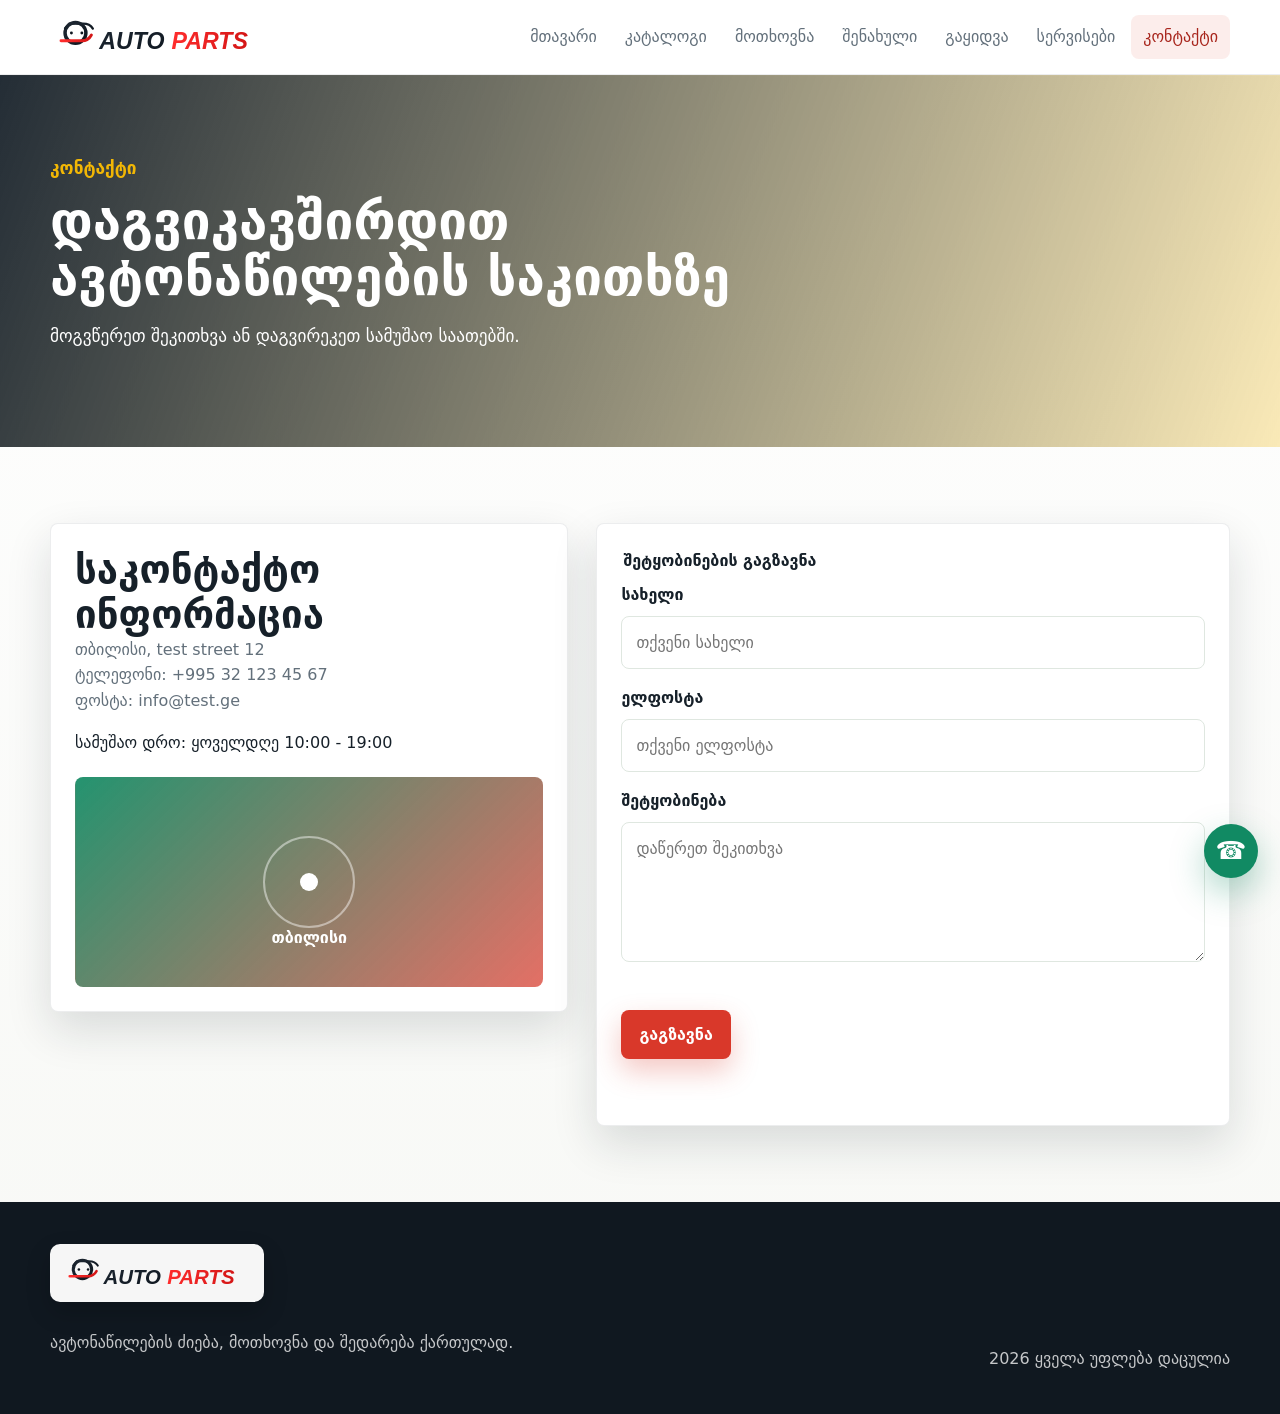
<file: contact.html>
<!DOCTYPE html>
<html lang="ka">
<head>
  <meta charset="UTF-8">
  <meta name="viewport" content="width=device-width, initial-scale=1.0">
  <title>კონტაქტი | ნაწილები</title>
  <link rel="stylesheet" href="css/style.css">
  <link rel="icon" type="image/svg+xml" href="images/autoparts-logo.svg">
</head>
<body>
  <header class="site-header">
    <div class="container header-grid">
      <a class="brand" href="index.html" aria-label="მთავარი გვერდი">
        <img src="images/autoparts-logo.svg" alt="AutoParts">
      </a>
      <button class="menu-toggle" type="button" data-menu-toggle aria-controls="mainNav" aria-expanded="false">
        <span></span>
        <span></span>
        <span></span>
        <strong>მენიუ</strong>
      </button>
      <nav class="site-nav" id="mainNav" data-nav>
        <a href="index.html">მთავარი</a>
        <a href="catalog.html">კატალოგი</a>
        <a href="request.html">მოთხოვნა</a>
        <a href="saved.html">შენახული</a>
        <a href="sell.html">გაყიდვა</a>
        <a href="service.html">სერვისები</a>
        <a href="contact.html" aria-current="page">კონტაქტი</a>
      </nav>
    </div>
  </header>

  <main>
    <section class="page-hero contact-hero">
      <div class="container">
        <p class="eyebrow">კონტაქტი</p>
        <h1>დაგვიკავშირდით ავტონაწილების საკითხზე</h1>
        <p>მოგვწერეთ შეკითხვა ან დაგვირეკეთ სამუშაო საათებში.</p>
      </div>
    </section>

    <section class="section">
      <div class="container contact-layout">
        <article class="contact-card">
          <h2>საკონტაქტო ინფორმაცია</h2>
          <address>
            თბილისი, test street 12<br>
            ტელეფონი: +995 32 123 45 67<br>
            ფოსტა: info@test.ge
          </address>
          <p>სამუშაო დრო: ყოველდღე 10:00 - 19:00</p>
          <div class="map-card" aria-label="მისამართის ვიზუალური ბლოკი">
            <span>თბილისი</span>
          </div>
        </article>

        <form class="request-form js-form" id="contactForm" action="#" method="post">
          <fieldset>
            <legend>შეტყობინების გაგზავნა</legend>
            <div class="form-field">
              <label for="contactName">სახელი</label>
              <input id="contactName" type="text" name="saxeli" placeholder="თქვენი სახელი" required>
            </div>
            <div class="form-field">
              <label for="contactEmail">ელფოსტა</label>
              <input id="contactEmail" type="email" name="elfosta" placeholder="თქვენი ელფოსტა" required>
            </div>
            <div class="form-field">
              <label for="contactMessage">შეტყობინება</label>
              <textarea id="contactMessage" name="shetyobineba" placeholder="დაწერეთ შეკითხვა" required></textarea>
            </div>
          </fieldset>
          <button class="btn btn-primary" type="submit">გაგზავნა</button>
          <p class="form-status" role="status"></p>
        </form>
      </div>
    </section>
  </main>

  <a class="quick-call" href="tel:+995321234567" aria-label="დარეკვა">☎</a>

  <footer class="site-footer">
    <div class="container footer-grid">
      <div>
        <a class="brand footer-brand" href="index.html">
          <img src="images/autoparts-logo.svg" alt="AutoParts">
        </a>
        <p>ავტონაწილების ძიება, მოთხოვნა და შედარება ქართულად.</p>
      </div>
      <p class="copyright">2026 ყველა უფლება დაცულია</p>
    </div>
  </footer>

  <script src="js/script.js"></script>
</body>
</html>
</file>
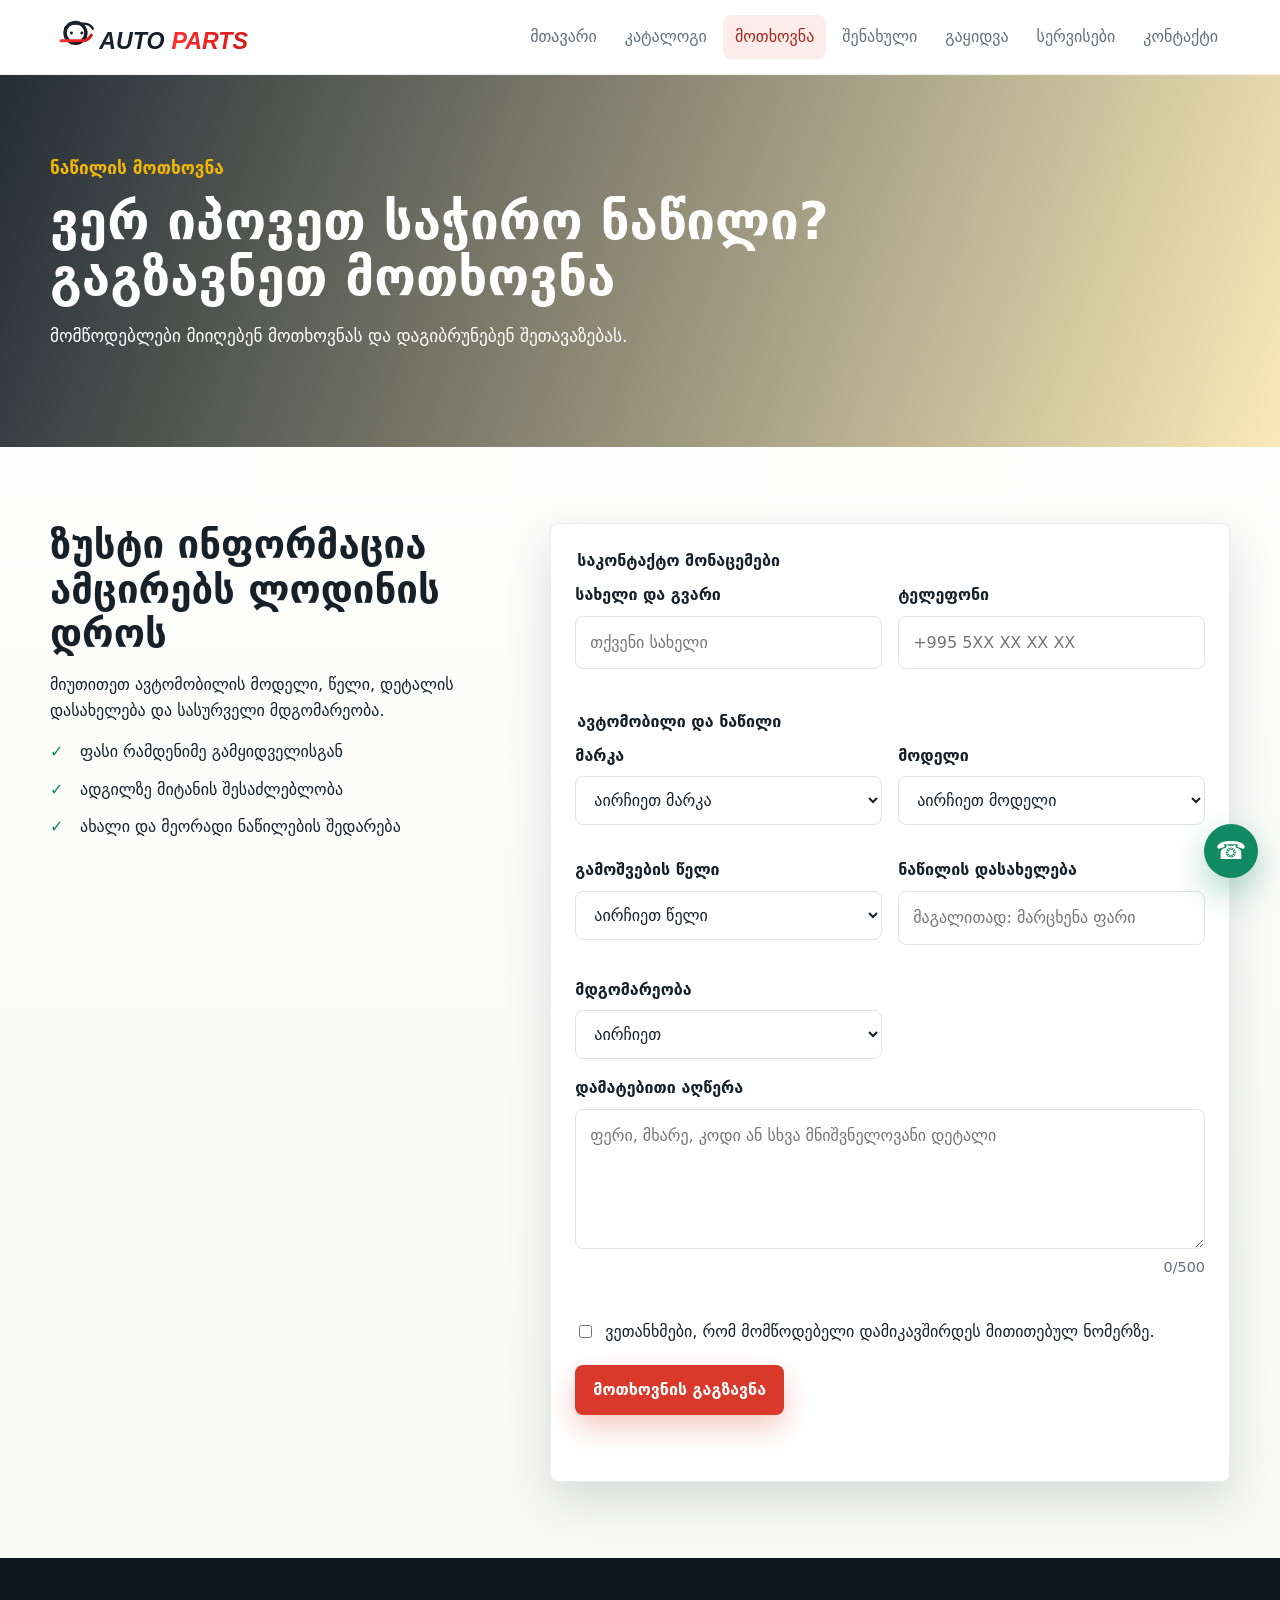
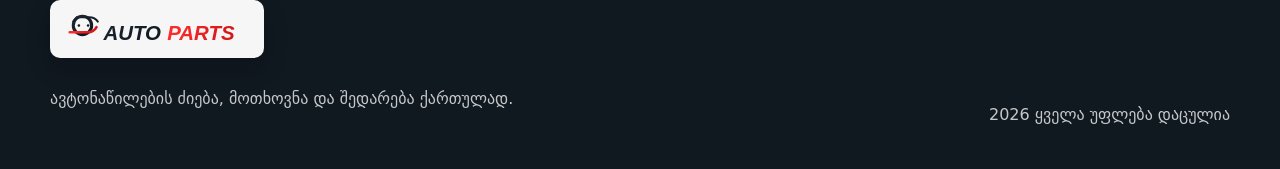
<file: request.html>
<!DOCTYPE html>
<html lang="ka">
<head>
  <meta charset="UTF-8">
  <meta name="viewport" content="width=device-width, initial-scale=1.0">
  <title>ნაწილის მოთხოვნა | ნაწილები</title>
  <link rel="stylesheet" href="css/style.css">
  <link rel="icon" type="image/svg+xml" href="images/autoparts-logo.svg">
</head>
<body>
  <header class="site-header">
    <div class="container header-grid">
      <a class="brand" href="index.html" aria-label="მთავარი გვერდი">
        <img src="images/autoparts-logo.svg" alt="AutoParts">
      </a>
      <button class="menu-toggle" type="button" data-menu-toggle aria-controls="mainNav" aria-expanded="false">
        <span></span>
        <span></span>
        <span></span>
        <strong>მენიუ</strong>
      </button>
      <nav class="site-nav" id="mainNav" data-nav>
        <a href="index.html">მთავარი</a>
        <a href="catalog.html">კატალოგი</a>
        <a href="request.html" aria-current="page">მოთხოვნა</a>
        <a href="saved.html">შენახული</a>
        <a href="sell.html">გაყიდვა</a>
        <a href="service.html">სერვისები</a>
        <a href="contact.html">კონტაქტი</a>
      </nav>
    </div>
  </header>

  <main>
    <section class="page-hero request-hero">
      <div class="container">
        <p class="eyebrow">ნაწილის მოთხოვნა</p>
        <h1>ვერ იპოვეთ საჭირო ნაწილი? გაგზავნეთ მოთხოვნა</h1>
        <p>მომწოდებლები მიიღებენ მოთხოვნას და დაგიბრუნებენ შეთავაზებას.</p>
      </div>
    </section>

    <section class="section">
      <div class="container form-layout">
        <article class="form-intro">
          <h2>ზუსტი ინფორმაცია ამცირებს ლოდინის დროს</h2>
          <p>მიუთითეთ ავტომობილის მოდელი, წელი, დეტალის დასახელება და სასურველი მდგომარეობა.</p>
          <ul class="check-list">
            <li>ფასი რამდენიმე გამყიდველისგან</li>
            <li>ადგილზე მიტანის შესაძლებლობა</li>
            <li>ახალი და მეორადი ნაწილების შედარება</li>
          </ul>
        </article>

        <form class="request-form js-form" id="partForm" action="#" method="post">
          <fieldset>
            <legend>საკონტაქტო მონაცემები</legend>
            <div class="form-grid">
              <div class="form-field">
                <label for="fullName">სახელი და გვარი</label>
                <input id="fullName" type="text" name="saxeli" placeholder="თქვენი სახელი" required>
              </div>
              <div class="form-field">
                <label for="phone">ტელეფონი</label>
                <input id="phone" type="tel" name="telefoni" placeholder="+995 5XX XX XX XX" required>
              </div>
            </div>
          </fieldset>

          <fieldset>
            <legend>ავტომობილი და ნაწილი</legend>
            <div class="form-grid">
              <div class="form-field">
                <label for="requestBrand">მარკა</label>
                <select id="requestBrand" name="marka" data-brand-select required>
                  <option value="">აირჩიეთ მარკა</option>
                </select>
              </div>
              <div class="form-field">
                <label for="requestModel">მოდელი</label>
                <select id="requestModel" name="modeli" data-model-select required>
                  <option value="">აირჩიეთ მოდელი</option>
                </select>
              </div>
              <div class="form-field">
                <label for="requestYear">გამოშვების წელი</label>
                <select id="requestYear" name="weli" data-year-select required>
                  <option value="">აირჩიეთ წელი</option>
                </select>
              </div>
              <div class="form-field">
                <label for="partName">ნაწილის დასახელება</label>
                <input id="partName" type="text" name="nawili" placeholder="მაგალითად: მარცხენა ფარი" required>
              </div>
              <div class="form-field">
                <label for="condition">მდგომარეობა</label>
                <select id="condition" name="mdgomareoba" required>
                  <option value="">აირჩიეთ</option>
                  <option value="ახალი">ახალი</option>
                  <option value="მეორადი">მეორადი</option>
                  <option value="ორივე">ორივე მისაღებია</option>
                </select>
              </div>
            </div>
            <div class="form-field">
              <label for="partNote">დამატებითი აღწერა</label>
              <textarea id="partNote" name="agwera" placeholder="ფერი, მხარე, კოდი ან სხვა მნიშვნელოვანი დეტალი" maxlength="500"></textarea>
              <span class="counter" id="noteCounter">0/500</span>
            </div>
          </fieldset>

          <label class="agree-row" for="agree">
            <input id="agree" type="checkbox" name="tanxmoba" required>
            <span>ვეთანხმები, რომ მომწოდებელი დამიკავშირდეს მითითებულ ნომერზე.</span>
          </label>

          <button class="btn btn-primary" type="submit">მოთხოვნის გაგზავნა</button>
          <p class="form-status" id="formStatus" role="status"></p>
        </form>
      </div>
    </section>
  </main>

  <a class="quick-call" href="tel:+995321234567" aria-label="დარეკვა">☎</a>

  <footer class="site-footer">
    <div class="container footer-grid">
      <div>
        <a class="brand footer-brand" href="index.html">
          <img src="images/autoparts-logo.svg" alt="AutoParts">
        </a>
        <p>ავტონაწილების ძიება, მოთხოვნა და შედარება ქართულად.</p>
      </div>
      <p class="copyright">2026 ყველა უფლება დაცულია</p>
    </div>
  </footer>

  <script src="js/script.js"></script>
</body>
</html>
</file>
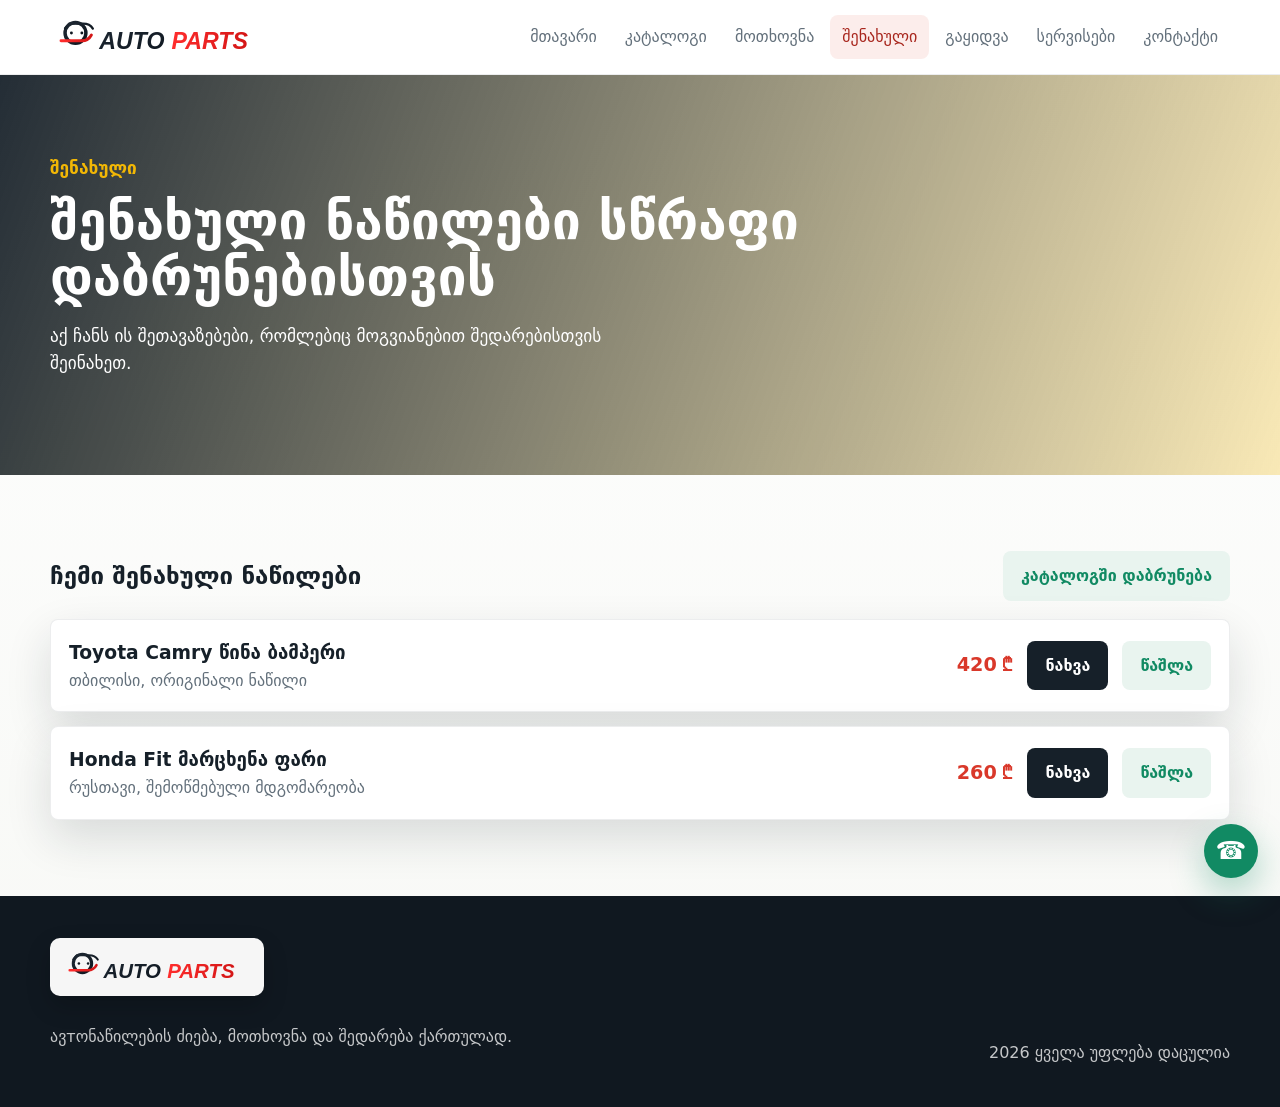
<file: saved.html>
<!DOCTYPE html>
<html lang="ka">
<head>
  <meta charset="UTF-8">
  <meta name="viewport" content="width=device-width, initial-scale=1.0">
  <title>შენახული | ნაწილები</title>
  <link rel="stylesheet" href="css/style.css">
  <link rel="icon" type="image/svg+xml" href="images/autoparts-logo.svg">
</head>
<body>
  <header class="site-header">
    <div class="container header-grid">
      <a class="brand" href="index.html" aria-label="მთავარი გვერდი">
        <img src="images/autoparts-logo.svg" alt="AutoParts">
      </a>
      <button class="menu-toggle" type="button" data-menu-toggle aria-controls="mainNav" aria-expanded="false">
        <span></span>
        <span></span>
        <span></span>
        <strong>მენიუ</strong>
      </button>
      <nav class="site-nav" id="mainNav" data-nav>
        <a href="index.html">მთავარი</a>
        <a href="catalog.html">კატალოგი</a>
        <a href="request.html">მოთხოვნა</a>
        <a href="saved.html" aria-current="page">შენახული</a>
        <a href="sell.html">გაყიდვა</a>
        <a href="service.html">სერვისები</a>
        <a href="contact.html">კონტაქტი</a>
      </nav>
    </div>
  </header>

  <main>
    <section class="page-hero saved-hero">
      <div class="container">
        <p class="eyebrow">შენახული</p>
        <h1>შენახული ნაწილები სწრაფი დაბრუნებისთვის</h1>
        <p>აქ ჩანს ის შეთავაზებები, რომლებიც მოგვიანებით შედარებისთვის შეინახეთ.</p>
      </div>
    </section>

    <section class="section">
      <div class="container">
        <div class="catalog-toolbar">
          <h2>ჩემი შენახული ნაწილები</h2>
          <a class="btn btn-secondary" href="catalog.html">კატალოგში დაბრუნება</a>
        </div>

        <div class="saved-list" data-saved-list>
          <article class="saved-card" data-saved-card>
            <div>
              <h3>Toyota Camry წინა ბამპერი</h3>
              <p>თბილისი, ორიგინალი ნაწილი</p>
            </div>
            <strong>420 ₾</strong>
            <a class="btn btn-card" href="part.html?item=toyota-camry-front-bumper">ნახვა</a>
            <button class="btn btn-secondary" type="button" data-remove-saved>წაშლა</button>
          </article>
          <article class="saved-card" data-saved-card>
            <div>
              <h3>Honda Fit მარცხენა ფარი</h3>
              <p>რუსთავი, შემოწმებული მდგომარეობა</p>
            </div>
            <strong>260 ₾</strong>
            <a class="btn btn-card" href="part.html?item=honda-fit-left-headlight">ნახვა</a>
            <button class="btn btn-secondary" type="button" data-remove-saved>წაშლა</button>
          </article>
        </div>

        <p class="empty-state" data-saved-empty>შენახული ნაწილები ჯერ არ გაქვთ.</p>
      </div>
    </section>
  </main>

  <a class="quick-call" href="tel:+995321234567" aria-label="დარეკვა">☎</a>

  <footer class="site-footer">
    <div class="container footer-grid">
      <div>
        <a class="brand footer-brand" href="index.html">
          <img src="images/autoparts-logo.svg" alt="AutoParts">
        </a>
        <p>ავтონაწილების ძიება, მოთხოვნა და შედარება ქართულად.</p>
      </div>
      <p class="copyright">2026 ყველა უფლება დაცულია</p>
    </div>
  </footer>

  <script src="js/script.js"></script>
</body>
</html>
</file>
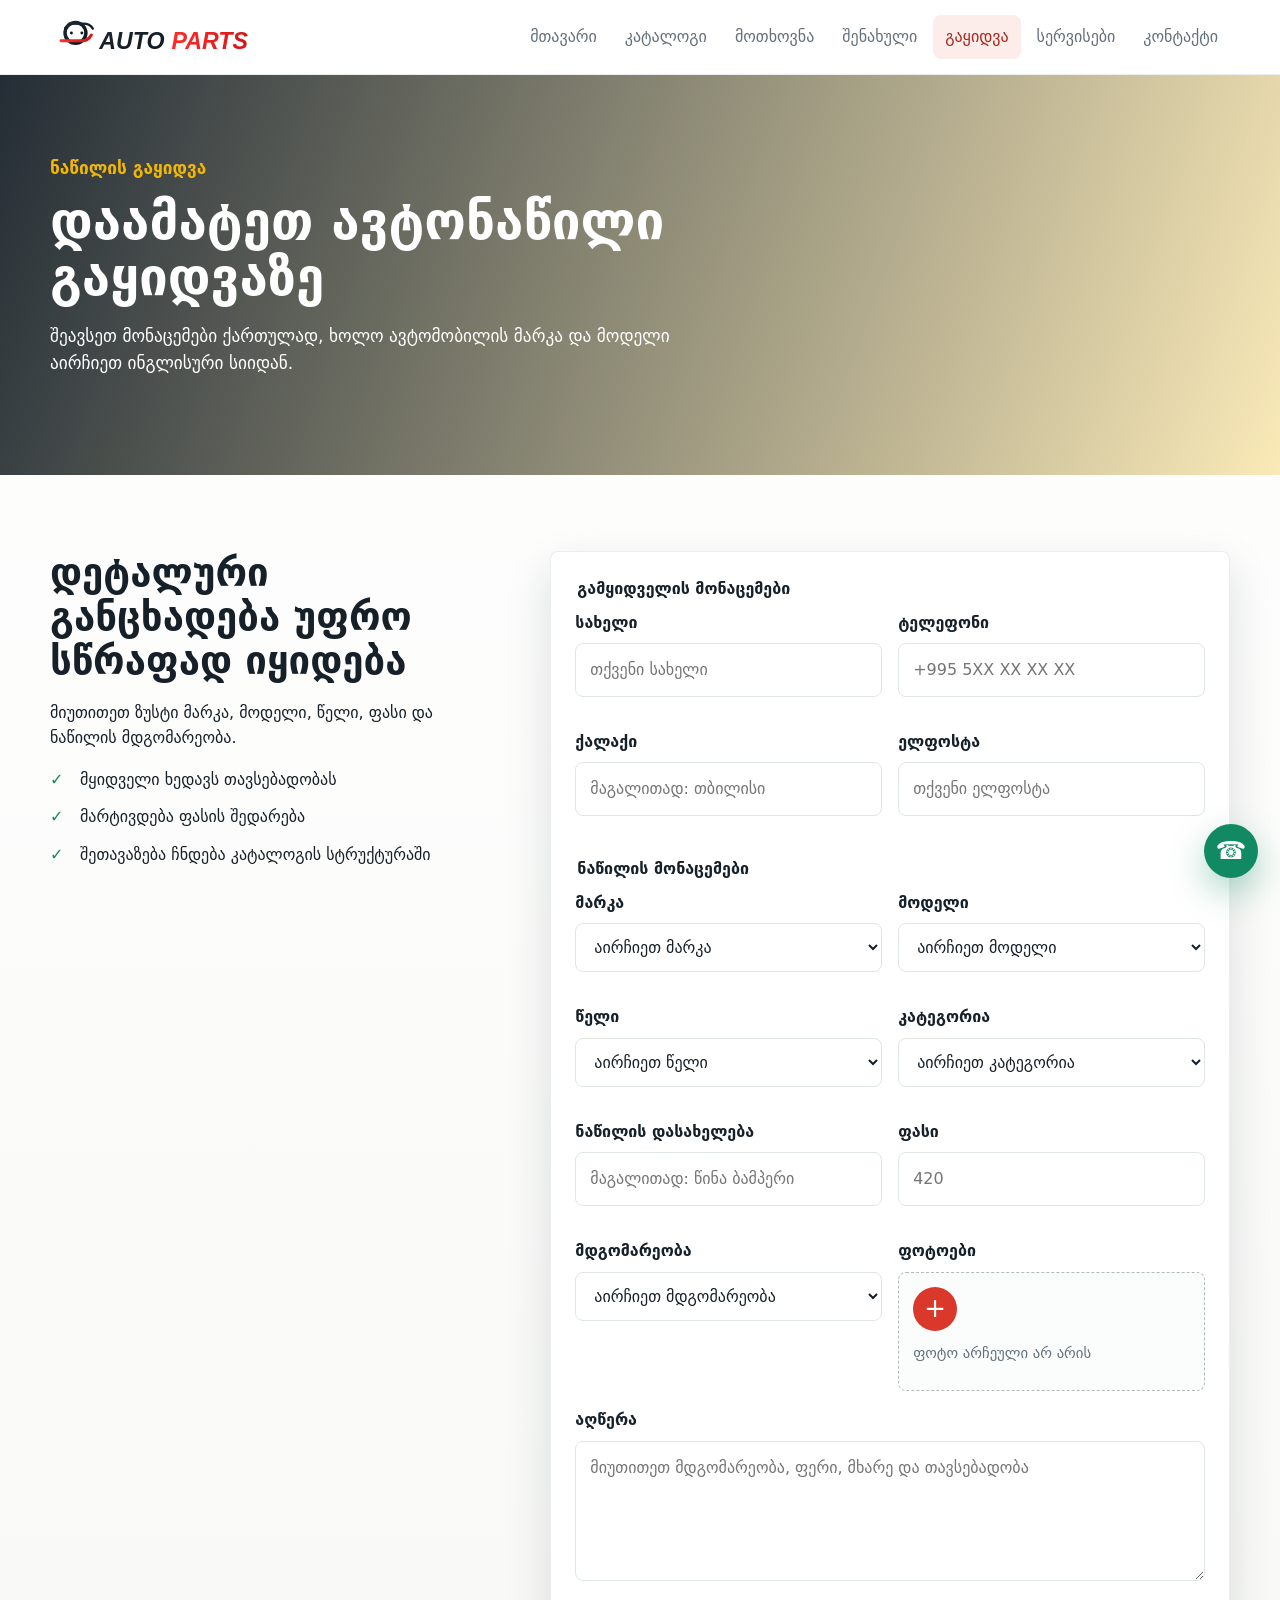
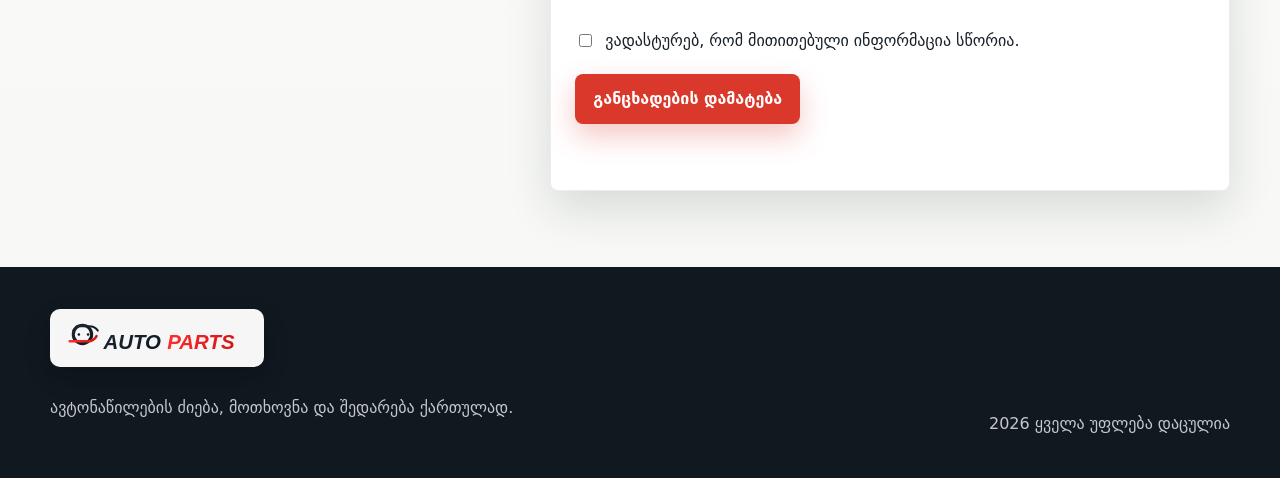
<file: sell.html>
<!DOCTYPE html>
<html lang="ka">
<head>
  <meta charset="UTF-8">
  <meta name="viewport" content="width=device-width, initial-scale=1.0">
  <title>გაყიდვა | ნაწილები</title>
  <link rel="stylesheet" href="css/style.css">
  <link rel="icon" type="image/svg+xml" href="images/autoparts-logo.svg">
</head>
<body>
  <header class="site-header">
    <div class="container header-grid">
      <a class="brand" href="index.html" aria-label="მთავარი გვერდი">
        <img src="images/autoparts-logo.svg" alt="AutoParts">
      </a>
      <button class="menu-toggle" type="button" data-menu-toggle aria-controls="mainNav" aria-expanded="false">
        <span></span>
        <span></span>
        <span></span>
        <strong>მენიუ</strong>
      </button>
      <nav class="site-nav" id="mainNav" data-nav>
        <a href="index.html">მთავარი</a>
        <a href="catalog.html">კატალოგი</a>
        <a href="request.html">მოთხოვნა</a>
        <a href="saved.html">შენახული</a>
        <a href="sell.html" aria-current="page">გაყიდვა</a>
        <a href="service.html">სერვისები</a>
        <a href="contact.html">კონტაქტი</a>
      </nav>
    </div>
  </header>

  <main>
    <section class="page-hero sell-hero">
      <div class="container">
        <p class="eyebrow">ნაწილის გაყიდვა</p>
        <h1>დაამატეთ ავტონაწილი გაყიდვაზე</h1>
        <p>შეავსეთ მონაცემები ქართულად, ხოლო ავტომობილის მარკა და მოდელი აირჩიეთ ინგლისური სიიდან.</p>
      </div>
    </section>

    <section class="section">
      <div class="container form-layout">
        <article class="form-intro">
          <h2>დეტალური განცხადება უფრო სწრაფად იყიდება</h2>
          <p>მიუთითეთ ზუსტი მარკა, მოდელი, წელი, ფასი და ნაწილის მდგომარეობა.</p>
          <ul class="check-list">
            <li>მყიდველი ხედავს თავსებადობას</li>
            <li>მარტივდება ფასის შედარება</li>
            <li>შეთავაზება ჩნდება კატალოგის სტრუქტურაში</li>
          </ul>
        </article>

        <form class="request-form js-form" id="sellForm" action="#" method="post">
          <fieldset>
            <legend>გამყიდველის მონაცემები</legend>
            <div class="form-grid">
              <div class="form-field">
                <label for="sellerName">სახელი</label>
                <input id="sellerName" type="text" name="saxeli" placeholder="თქვენი სახელი" required>
              </div>
              <div class="form-field">
                <label for="sellerPhone">ტელეფონი</label>
                <input id="sellerPhone" type="tel" name="telefoni" placeholder="+995 5XX XX XX XX" required>
              </div>
              <div class="form-field">
                <label for="sellerCity">ქალაქი</label>
                <input id="sellerCity" type="text" name="qalaqi" placeholder="მაგალითად: თბილისი" required>
              </div>
              <div class="form-field">
                <label for="sellerEmail">ელფოსტა</label>
                <input id="sellerEmail" type="email" name="elfosta" placeholder="თქვენი ელფოსტა">
              </div>
            </div>
          </fieldset>

          <fieldset>
            <legend>ნაწილის მონაცემები</legend>
            <div class="form-grid">
              <div class="form-field">
                <label for="sellBrand">მარკა</label>
                <select id="sellBrand" name="marka" data-brand-select required>
                  <option value="">აირჩიეთ მარკა</option>
                </select>
              </div>
              <div class="form-field">
                <label for="sellModel">მოდელი</label>
                <select id="sellModel" name="modeli" data-model-select required>
                  <option value="">აირჩიეთ მოდელი</option>
                </select>
              </div>
              <div class="form-field">
                <label for="sellYear">წელი</label>
                <select id="sellYear" name="weli" data-year-select required>
                  <option value="">აირჩიეთ წელი</option>
                </select>
              </div>
              <div class="form-field">
                <label for="sellCategory">კატეგორია</label>
                <select id="sellCategory" name="kategoria" required>
                  <option value="">აირჩიეთ კატეგორია</option>
                  <option value="ძარა">ძარა</option>
                  <option value="განათება">განათება</option>
                  <option value="სავალი">სავალი</option>
                  <option value="ძრავი">ძრავი</option>
                  <option value="ელექტრობა">ელექტრობა</option>
                </select>
              </div>
              <div class="form-field">
                <label for="sellPartName">ნაწილის დასახელება</label>
                <input id="sellPartName" type="text" name="nawili" placeholder="მაგალითად: წინა ბამპერი" required>
              </div>
              <div class="form-field">
                <label for="sellPrice">ფასი</label>
                <input id="sellPrice" type="number" name="fasi" placeholder="420" min="1" required>
              </div>
              <div class="form-field">
                <label for="sellCondition">მდგომარეობა</label>
                <select id="sellCondition" name="mdgomareoba" required>
                  <option value="">აირჩიეთ მდგომარეობა</option>
                  <option value="ახალი">ახალი</option>
                  <option value="მეორადი">მეორადი</option>
                  <option value="აღდგენილი">აღდგენილი</option>
                </select>
              </div>
              <div class="form-field">
                <label for="sellPhotos">ფოტოები</label>
                <div class="photo-uploader">
                  <input id="sellPhotos" type="file" name="fotoebi" accept="image/*" multiple hidden>
                  <button class="photo-picker-btn" type="button" data-pick-photos aria-label="ფოტოების დამატება">+</button>
                  <p class="photo-note" id="sellPhotoCount">ფოტო არჩეული არ არის</p>
                  <div class="photo-list" id="sellPhotoList" aria-live="polite"></div>
                </div>
              </div>
            </div>
            <div class="form-field">
              <label for="sellNote">აღწერა</label>
              <textarea id="sellNote" name="agwera" placeholder="მიუთითეთ მდგომარეობა, ფერი, მხარე და თავსებადობა"></textarea>
            </div>
          </fieldset>

          <label class="agree-row" for="sellAgree">
            <input id="sellAgree" type="checkbox" name="tanxmoba" required>
            <span>ვადასტურებ, რომ მითითებული ინფორმაცია სწორია.</span>
          </label>

          <button class="btn btn-primary" type="submit">განცხადების დამატება</button>
          <p class="form-status" role="status"></p>
        </form>
      </div>
    </section>
  </main>

  <a class="quick-call" href="tel:+995321234567" aria-label="დარეკვა">☎</a>

  <footer class="site-footer">
    <div class="container footer-grid">
      <div>
        <a class="brand footer-brand" href="index.html">
          <img src="images/autoparts-logo.svg" alt="AutoParts">
        </a>
        <p>ავტონაწილების ძიება, მოთხოვნა და შედარება ქართულად.</p>
      </div>
      <p class="copyright">2026 ყველა უფლება დაცულია</p>
    </div>
  </footer>

  <script src="js/script.js"></script>
</body>
</html>
</file>
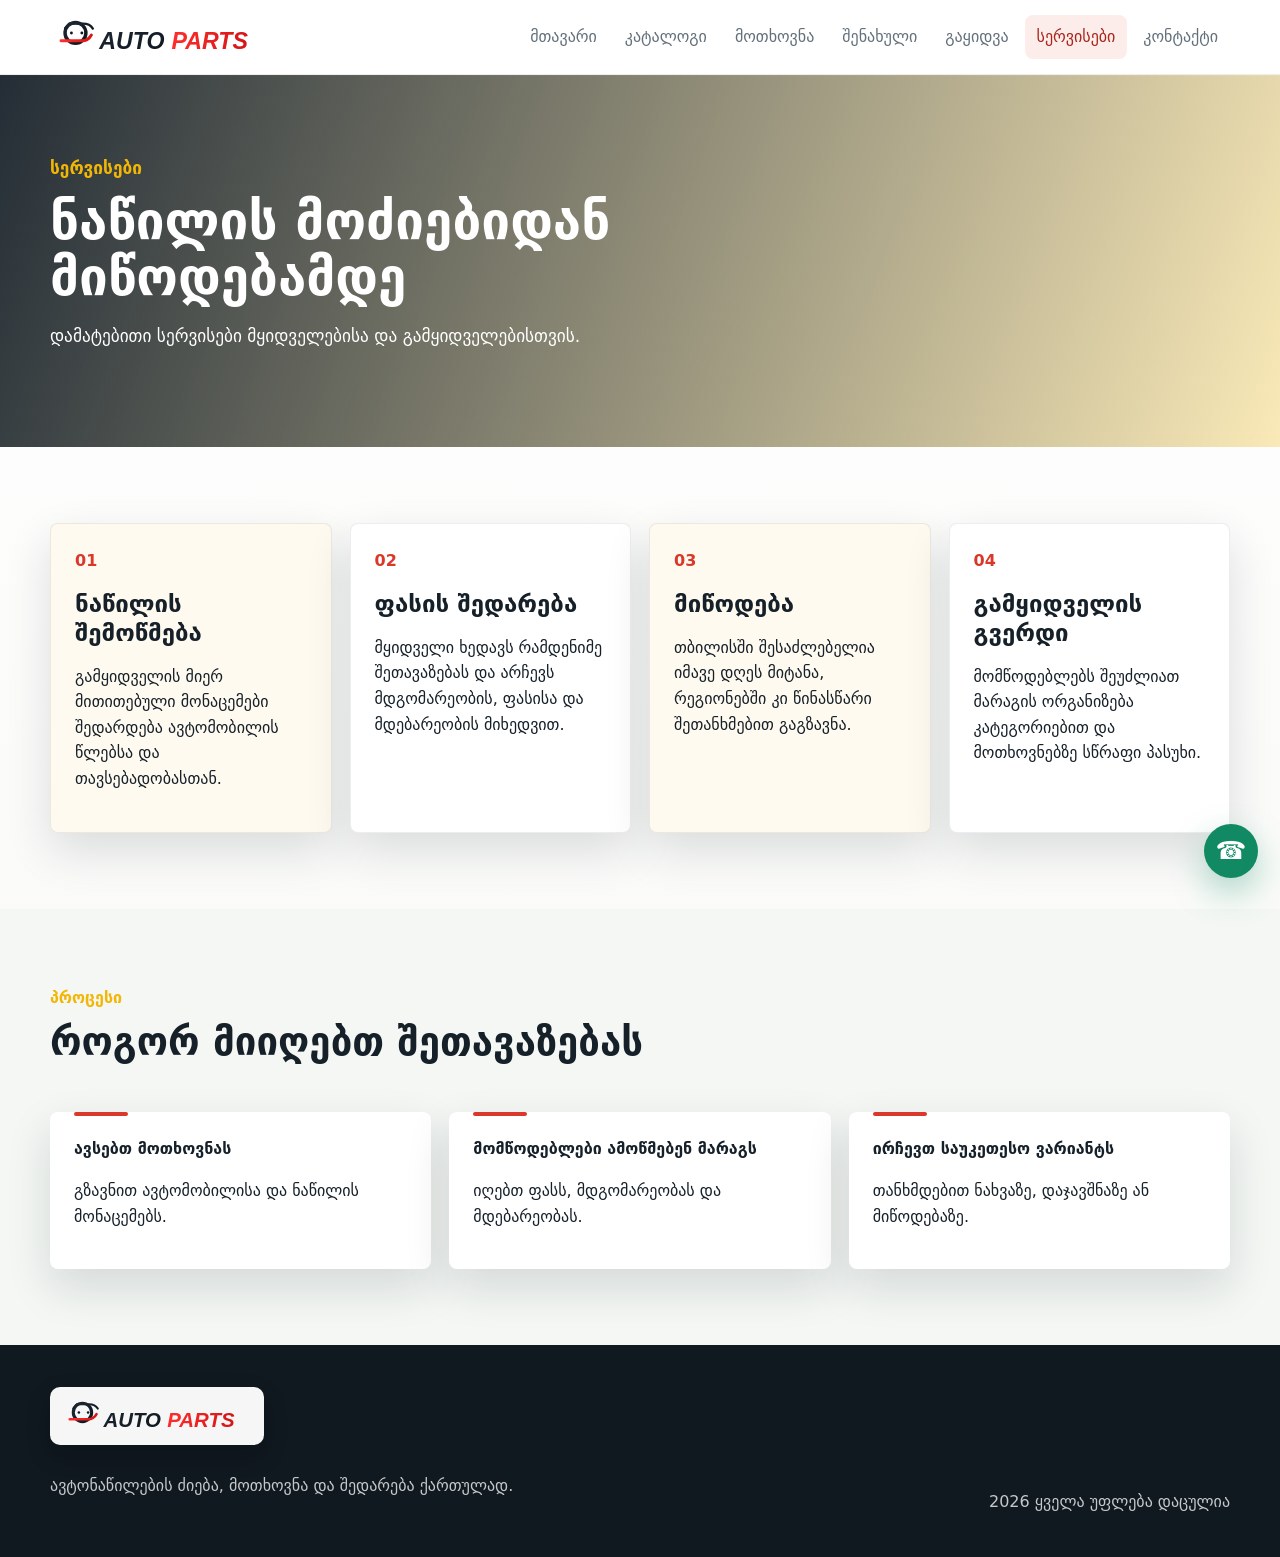
<file: service.html>
<!DOCTYPE html>
<html lang="ka">
<head>
  <meta charset="UTF-8">
  <meta name="viewport" content="width=device-width, initial-scale=1.0">
  <title>სერვისები | ნაწილები</title>
  <link rel="stylesheet" href="css/style.css">
  <link rel="icon" type="image/svg+xml" href="images/autoparts-logo.svg">
</head>
<body>
  <header class="site-header">
    <div class="container header-grid">
      <a class="brand" href="index.html" aria-label="მთავარი გვერდი">
        <img src="images/autoparts-logo.svg" alt="AutoParts">
      </a>
      <button class="menu-toggle" type="button" data-menu-toggle aria-controls="mainNav" aria-expanded="false">
        <span></span>
        <span></span>
        <span></span>
        <strong>მენიუ</strong>
      </button>
      <nav class="site-nav" id="mainNav" data-nav>
        <a href="index.html">მთავარი</a>
        <a href="catalog.html">კატალოგი</a>
        <a href="request.html">მოთხოვნა</a>
        <a href="saved.html">შენახული</a>
        <a href="sell.html">გაყიდვა</a>
        <a href="service.html" aria-current="page">სერვისები</a>
        <a href="contact.html">კონტაქტი</a>
      </nav>
    </div>
  </header>

  <main>
    <section class="page-hero service-hero">
      <div class="container">
        <p class="eyebrow">სერვისები</p>
        <h1>ნაწილის მოძიებიდან მიწოდებამდე</h1>
        <p>დამატებითი სერვისები მყიდველებისა და გამყიდველებისთვის.</p>
      </div>
    </section>

    <section class="section">
      <div class="container service-grid">
        <article class="service-card">
          <span class="service-number">01</span>
          <h2>ნაწილის შემოწმება</h2>
          <p>გამყიდველის მიერ მითითებული მონაცემები შედარდება ავტომობილის წლებსა და თავსებადობასთან.</p>
        </article>
        <article class="service-card">
          <span class="service-number">02</span>
          <h2>ფასის შედარება</h2>
          <p>მყიდველი ხედავს რამდენიმე შეთავაზებას და არჩევს მდგომარეობის, ფასისა და მდებარეობის მიხედვით.</p>
        </article>
        <article class="service-card">
          <span class="service-number">03</span>
          <h2>მიწოდება</h2>
          <p>თბილისში შესაძლებელია იმავე დღეს მიტანა, რეგიონებში კი წინასწარი შეთანხმებით გაგზავნა.</p>
        </article>
        <article class="service-card">
          <span class="service-number">04</span>
          <h2>გამყიდველის გვერდი</h2>
          <p>მომწოდებლებს შეუძლიათ მარაგის ორგანიზება კატეგორიებით და მოთხოვნებზე სწრაფი პასუხი.</p>
        </article>
      </div>
    </section>

    <section class="section section-soft">
      <div class="container timeline">
        <div class="section-heading">
          <p class="eyebrow">პროცესი</p>
          <h2>როგორ მიიღებთ შეთავაზებას</h2>
        </div>
        <ol class="steps">
          <li>
            <strong>ავსებთ მოთხოვნას</strong>
            <p>გზავნით ავტომობილისა და ნაწილის მონაცემებს.</p>
          </li>
          <li>
            <strong>მომწოდებლები ამოწმებენ მარაგს</strong>
            <p>იღებთ ფასს, მდგომარეობას და მდებარეობას.</p>
          </li>
          <li>
            <strong>ირჩევთ საუკეთესო ვარიანტს</strong>
            <p>თანხმდებით ნახვაზე, დაჯავშნაზე ან მიწოდებაზე.</p>
          </li>
        </ol>
      </div>
    </section>
  </main>

  <a class="quick-call" href="tel:+995321234567" aria-label="დარეკვა">☎</a>

  <footer class="site-footer">
    <div class="container footer-grid">
      <div>
        <a class="brand footer-brand" href="index.html">
          <img src="images/autoparts-logo.svg" alt="AutoParts">
        </a>
        <p>ავტონაწილების ძიება, მოთხოვნა და შედარება ქართულად.</p>
      </div>
      <p class="copyright">2026 ყველა უფლება დაცულია</p>
    </div>
  </footer>

  <script src="js/script.js"></script>
</body>
</html>
</file>
<file: css/style.css>
:root {
  --ink: #162029;
  --muted: #63707b;
  --paper: #ffffff;
  --soft: #f4f7f4;
  --line: #dfe7e0;
  --brand: #d9382a;
  --brand-dark: #a8261d;
  --green: #118a63;
  --amber: #f2b705;
  --shadow: 0 18px 45px rgba(18, 32, 41, 0.14);
  --radius: 8px;
  --container: 1180px;
}

* {
  box-sizing: border-box;
}

::selection {
  background: var(--amber);
  color: var(--ink);
}

body {
  margin: 0;
  font-family: system-ui, -apple-system, BlinkMacSystemFont, "Segoe UI", sans-serif;
  background: linear-gradient(180deg, #ffffff 0%, #f7f8f5 100%);
  color: rgb(22, 32, 41);
  line-height: 1.6;
}

img {
  display: block;
  width: 100%;
}

a {
  color: inherit;
  text-decoration: none;
}

button,
input,
textarea,
select {
  font: inherit;
}

input,
textarea,
select {
  width: 100%;
  border: 1px solid var(--line);
  border-radius: var(--radius);
  background: var(--paper);
  color: var(--ink);
  padding: 13px 14px;
  transition: border-color 0.2s ease, box-shadow 0.2s ease, transform 0.2s ease;
}

input:focus,
textarea:focus,
select:focus {
  outline: none;
  border-color: var(--green);
  box-shadow: 0 0 0 4px rgba(17, 138, 99, 0.13);
}

textarea {
  min-height: 140px;
  resize: vertical;
}

.container {
  width: min(100% - 32px, var(--container));
  margin-inline: auto;
}

.site-header {
  position: sticky;
  top: 0;
  z-index: 20;
  background: rgba(255, 255, 255, 0.94);
  backdrop-filter: blur(16px);
  border-bottom: 1px solid rgba(22, 32, 41, 0.08);
}

.header-grid {
  display: grid;
  grid-template-columns: auto 1fr;
  align-items: center;
  gap: 24px;
  min-height: 74px;
}

.brand {
  display: inline-flex;
  align-items: center;
}

.brand img {
  display: block;
  width: auto;
  height: 52px;
}

.footer-brand img {
  height: 46px;
}

.footer-brand {
  display: inline-flex;
  align-items: center;
  padding: 6px 10px;
  border-radius: 10px;
  background: rgba(255, 255, 255, 0.96);
  box-shadow: 0 10px 24px rgba(0, 0, 0, 0.2);
}

.brand-mark {
  position: relative;
  display: grid;
  place-items: center;
  width: 38px;
  height: 38px;
  border-radius: 8px;
  background: linear-gradient(135deg, #1d2a34, var(--brand));
  color: #ffffff;
  box-shadow: 0 10px 24px rgba(217, 56, 42, 0.24);
}

.brand-wheel {
  position: relative;
  display: block;
  width: 23px;
  height: 23px;
  border: 4px solid #ffffff;
  border-radius: 50%;
}

.brand-wheel::before {
  content: "";
  position: absolute;
  left: 8px;
  top: -8px;
  width: 5px;
  height: 30px;
  border-radius: 999px;
  background: var(--amber);
  transform: rotate(45deg);
  box-shadow: 0 0 0 2px rgba(22, 32, 41, 0.22);
}

.brand-wheel::after {
  content: "";
  position: absolute;
  inset: 5px;
  border-radius: 50%;
  background: #ffffff;
}

.site-nav {
  display: flex;
  flex-wrap: wrap;
  justify-content: flex-end;
  align-items: center;
  gap: 4px;
}

.site-nav a,
.footer-nav a {
  border-radius: 8px;
  padding: 9px 12px;
  color: var(--muted);
  transition: color 0.2s ease, background 0.2s ease, transform 0.2s ease;
}

.site-nav a:hover,
.site-nav a[aria-current="page"],
.footer-nav a:hover {
  background: rgba(217, 56, 42, 0.09);
  color: var(--brand-dark);
}

.site-nav a:hover,
.category-tile:hover,
.part-card:hover,
.service-card:hover,
.saved-card:hover {
  transform: translateY(-3px);
}

.menu-toggle {
  display: none;
  align-items: center;
  justify-content: center;
  gap: 4px;
  justify-self: end;
  border: 0;
  border-radius: 8px;
  background: var(--ink);
  color: #ffffff;
  padding: 10px 12px;
  cursor: pointer;
}

.menu-toggle span {
  width: 18px;
  height: 2px;
  background: #ffffff;
  display: block;
}

.menu-toggle strong {
  font-size: 0.9rem;
}

.hero,
.page-hero {
  min-height: 540px;
  display: grid;
  align-items: center;
  padding: 92px 0 118px;
  color: #ffffff;
  background-size: cover;
  background-position: center;
}

.hero-home {
  background-image: linear-gradient(90deg, rgba(22, 32, 41, 0.93), rgba(22, 32, 41, 0.54)), url("https://images.pexels.com/photos/8470688/pexels-photo-8470688.jpeg?auto=compress&cs=tinysrgb&w=1600");
}

.catalog-hero {
  background-image: linear-gradient(90deg, rgba(22, 32, 41, 0.9), rgba(17, 138, 99, 0.52)), url("https://images.pexels.com/photos/20867316/pexels-photo-20867316.jpeg?auto=compress&cs=tinysrgb&w=1600");
}

.detail-hero {
  background-image: linear-gradient(90deg, rgba(22, 32, 41, 0.92), rgba(217, 56, 42, 0.42)), url("https://images.pexels.com/photos/3806249/pexels-photo-3806249.jpeg?auto=compress&cs=tinysrgb&w=1600");
}

.request-hero,
.service-hero,
.contact-hero,
.saved-hero,
.sell-hero {
  min-height: 340px;
  padding: 80px 0;
  background-image: linear-gradient(110deg, rgba(22, 32, 41, 0.94), rgba(242, 183, 5, 0.28)), url("https://images.pexels.com/photos/4481259/pexels-photo-4481259.jpeg?auto=compress&cs=tinysrgb&w=1600");
}

.hero-content {
  max-width: 900px;
  animation: rise 0.7s ease both;
}

.eyebrow {
  margin: 0 0 10px;
  color: var(--amber);
  font-weight: 800;
  letter-spacing: 0;
}

.hero h1,
.page-hero h1 {
  margin: 0;
  max-width: 850px;
  font-size: clamp(2rem, 4vw, 3.8rem);
  line-height: 1.1;
}

.page-hero h1 {
  font-size: clamp(2rem, 4vw, 3.5rem);
}

.hero p,
.page-hero p {
  max-width: 620px;
  font-size: 1.08rem;
}

.hero-search {
  margin-top: 28px;
  max-width: 980px;
}

.hero-search label {
  display: block;
  margin-bottom: 8px;
  font-weight: 700;
}

.search-row,
.search-grid {
  gap: 10px;
  border-radius: 8px;
  background: rgba(255, 255, 255, 0.14);
  box-shadow: var(--shadow);
}

.search-row {
  display: flex;
  padding: 8px;
}

.search-grid {
  display: grid;
  grid-template-columns: minmax(132px, 0.8fr) minmax(132px, 0.8fr) minmax(112px, 0.7fr) minmax(220px, 1.2fr) auto;
  align-items: stretch;
  padding: 10px;
}

.search-grid input,
.search-grid select {
  min-height: 48px;
}

.btn {
  display: inline-flex;
  align-items: center;
  justify-content: center;
  gap: 8px;
  min-height: 46px;
  border: 0;
  border-radius: 8px;
  padding: 12px 18px;
  font-weight: 800;
  cursor: pointer;
  transition: transform 0.2s ease, box-shadow 0.2s ease, background 0.2s ease;
}

.btn:hover {
  transform: translateY(-2px);
}

.btn-primary {
  background: var(--brand);
  color: #ffffff;
  box-shadow: 0 12px 28px rgba(217, 56, 42, 0.28);
}

.btn-primary:hover {
  background: var(--brand-dark);
}

.btn-secondary {
  background: #e9f4ef;
  color: var(--green);
}

.btn-light {
  background: #ffffff;
  color: var(--ink);
}

.btn-card {
  width: 100%;
  background: var(--ink);
  color: #ffffff;
}

.section {
  padding: 76px 0;
}

.section-soft {
  background: var(--soft);
}

.section-dark {
  background: var(--ink);
  color: #ffffff;
}

.section-heading {
  margin-bottom: 26px;
}

.section-heading h2,
.feature-copy h2,
.form-intro h2,
.detail-copy h2,
.contact-card h2 {
  margin: 0;
  font-size: clamp(1.7rem, 3vw, 2.6rem);
  line-height: 1.15;
}

.stats-grid,
.category-grid,
.parts-grid,
.service-grid,
.mini-grid {
  display: grid;
  gap: 18px;
}

.stats-grid {
  grid-template-columns: repeat(3, 1fr);
  margin-top: -48px;
  position: relative;
  z-index: 2;
}

.stat-card,
.category-tile,
.part-card,
.service-card,
.mini-card,
.seller-card,
.contact-card,
.request-form,
.filter-panel {
  background: var(--paper);
  border: 1px solid rgba(22, 32, 41, 0.08);
  border-radius: var(--radius);
  box-shadow: var(--shadow);
}

.stat-card {
  padding: 26px;
}

.stat-card strong {
  display: block;
  color: var(--brand);
  font-size: 2rem;
  line-height: 1;
}

.category-grid {
  grid-template-columns: repeat(4, 1fr);
}

.category-tile {
  position: relative;
  overflow: hidden;
  padding: 24px;
  transition: transform 0.2s ease, box-shadow 0.2s ease;
}

.category-tile::after {
  content: "";
  position: absolute;
  right: -38px;
  bottom: -38px;
  width: 100px;
  height: 100px;
  border-radius: 50%;
  background: rgba(242, 183, 5, 0.2);
}

.tile-icon {
  display: grid;
  place-items: center;
  width: 48px;
  height: 48px;
  border-radius: 8px;
  background: rgba(17, 138, 99, 0.12);
  color: var(--green);
  font-weight: 900;
}

.category-tile h3,
.part-card h3,
.service-card h2,
.mini-card h3 {
  margin: 16px 0 8px;
  line-height: 1.2;
}

.feature-grid,
.detail-layout,
.form-layout,
.contact-layout,
.catalog-layout {
  display: grid;
  gap: 28px;
}

.feature-grid {
  grid-template-columns: 0.88fr 1.12fr;
  align-items: center;
}

.feature-copy p {
  color: var(--muted);
}

.feature-media {
  margin: 0;
  overflow: hidden;
  border-radius: var(--radius);
  box-shadow: var(--shadow);
  background: var(--paper);
}

.feature-media img,
.detail-media img,
.part-image img {
  aspect-ratio: 16 / 10;
  object-fit: cover;
  transition: transform 0.35s ease;
}

.feature-media:hover img,
.part-card:hover img {
  transform: scale(1.05);
}

.feature-media figcaption,
.detail-media figcaption {
  padding: 12px 16px;
  color: var(--muted);
  font-size: 0.95rem;
}

.cta-band {
  display: flex;
  align-items: center;
  justify-content: space-between;
  gap: 24px;
}

.cta-band h2 {
  margin: 0;
  font-size: clamp(1.6rem, 3vw, 2.8rem);
}

.catalog-layout {
  grid-template-columns: 280px 1fr;
  align-items: start;
}

.filter-panel {
  position: sticky;
  top: 94px;
  padding: 20px;
}

.filter-panel h2 {
  margin-top: 0;
}

.filter-panel label,
.form-field label,
fieldset legend {
  display: block;
  margin-bottom: 8px;
  font-weight: 800;
}

.filter-panel label:not(:first-of-type) {
  margin-top: 14px;
}

.filter-group {
  display: flex;
  flex-wrap: wrap;
  gap: 8px;
  margin: 18px 0;
  padding: 0;
  border: 0;
}

.filter-chip {
  border: 1px solid var(--line);
  border-radius: 999px;
  background: #ffffff;
  color: var(--muted);
  padding: 8px 12px;
  cursor: pointer;
  transition: background 0.2s ease, color 0.2s ease, transform 0.2s ease;
}

.filter-chip:hover,
.filter-chip.active {
  background: var(--green);
  color: #ffffff;
  transform: translateY(-1px);
}

.catalog-toolbar {
  display: flex;
  align-items: center;
  justify-content: space-between;
  gap: 16px;
  margin-bottom: 18px;
}

.catalog-toolbar h2,
.catalog-toolbar p {
  margin: 0;
}

.parts-grid {
  grid-template-columns: repeat(3, 1fr);
}

.part-card {
  display: flex;
  flex-direction: column;
  height: 100%;
  overflow: hidden;
  transition: transform 0.2s ease, box-shadow 0.2s ease;
}

.part-image {
  position: relative;
  overflow: hidden;
  background: #e6ece8;
}

.badge,
.seller-status {
  display: inline-flex;
  align-items: center;
  border-radius: 999px;
  padding: 6px 10px;
  font-size: 0.82rem;
  font-weight: 800;
}

.badge {
  position: absolute;
  left: 12px;
  top: 12px;
  background: rgba(255, 255, 255, 0.94);
  color: var(--brand-dark);
}

.part-body {
  padding: 18px;
  display: flex;
  flex: 1;
  flex-direction: column;
  gap: 12px;
}

.part-body h3 {
  margin: 0;
}

.part-body p {
  margin: 0;
  color: var(--muted);
}

.part-meta {
  display: flex;
  justify-content: space-between;
  gap: 12px;
  margin: auto 0 18px;
}

.part-meta strong {
  color: var(--brand);
  font-size: 1.22rem;
}

.part-actions {
  display: grid;
  grid-template-columns: 1fr 1fr;
  gap: 10px;
}

.part-actions .btn {
  width: 100%;
}

.part-actions [data-save-part].saved {
  background: var(--green);
  color: #ffffff;
}

.empty-state {
  display: none;
  padding: 28px;
  text-align: center;
  color: var(--muted);
  background: var(--paper);
  border-radius: var(--radius);
}

.empty-state.show {
  display: block;
}

.detail-layout {
  grid-template-columns: minmax(0, 1fr) 340px;
  align-items: start;
}

.detail-main {
  display: grid;
  gap: 22px;
}

.detail-media {
  margin: 0;
  overflow: hidden;
  border-radius: var(--radius);
  background: var(--paper);
  box-shadow: var(--shadow);
}

.detail-copy {
  background: var(--paper);
  border-radius: var(--radius);
  padding: 26px;
  box-shadow: var(--shadow);
}

.spec-grid {
  display: grid;
  grid-template-columns: repeat(4, 1fr);
  gap: 12px;
  margin-top: 22px;
}

.spec-grid div {
  border-radius: var(--radius);
  background: var(--soft);
  padding: 14px;
}

.spec-grid span,
.seller-info dt {
  display: block;
  color: var(--muted);
  font-size: 0.9rem;
}

.seller-card {
  position: sticky;
  top: 94px;
  padding: 22px;
}

.seller-status {
  background: rgba(17, 138, 99, 0.12);
  color: var(--green);
}

.price-large {
  margin: 12px 0;
  color: var(--brand);
  font-size: 2.4rem;
  font-weight: 900;
}

.seller-card .btn {
  width: 100%;
  margin-top: 10px;
}

.seller-info {
  margin: 22px 0 0;
  display: grid;
  gap: 14px;
}

.seller-info div {
  display: grid;
  gap: 2px;
}

.seller-info dd {
  margin: 0;
  font-weight: 800;
}

.favorite-btn.saved {
  background: var(--green);
}

.part-page {
  grid-template-columns: 1.15fr 0.85fr;
  align-items: start;
}

.part-page-media {
  margin: 0;
  overflow: hidden;
  border-radius: var(--radius);
  background: var(--paper);
  box-shadow: var(--shadow);
}

.part-page-media img {
  width: 100%;
  aspect-ratio: 16 / 10;
  object-fit: cover;
}

.part-page-content {
  background: var(--paper);
  border-radius: var(--radius);
  box-shadow: var(--shadow);
  padding: 24px;
}

.part-page-title {
  margin: 0 0 12px;
}

.part-page-description {
  margin: 0 0 18px;
  color: var(--muted);
}

.part-page-specs {
  display: grid;
  grid-template-columns: repeat(2, 1fr);
  gap: 10px;
  margin-bottom: 20px;
}

.part-page-specs div {
  border-radius: 8px;
  background: var(--soft);
  padding: 10px 12px;
}

.part-page-specs span {
  display: block;
  color: var(--muted);
  font-size: 0.86rem;
}

.part-page-specs strong {
  display: block;
  margin-top: 4px;
}

.part-page-price {
  margin: 0 0 14px;
  color: var(--brand);
  font-size: 2rem;
  font-weight: 900;
}

.part-page-actions {
  display: grid;
  grid-template-columns: 1fr 1fr;
  gap: 10px;
}

.mini-grid {
  grid-template-columns: repeat(3, 1fr);
}

.mini-card {
  padding: 22px;
}

.mini-card:nth-of-type(2) {
  border-color: rgba(242, 183, 5, 0.7);
}

.mini-card strong {
  color: var(--brand);
}

.saved-list {
  display: grid;
  gap: 14px;
}

.saved-card {
  display: grid;
  grid-template-columns: 1fr auto auto auto;
  align-items: center;
  gap: 14px;
  padding: 18px;
  background: var(--paper);
  border: 1px solid rgba(22, 32, 41, 0.08);
  border-radius: var(--radius);
  box-shadow: var(--shadow);
  transition: transform 0.2s ease, box-shadow 0.2s ease;
}

.saved-card h3,
.saved-card p {
  margin: 0;
}

.saved-card p {
  color: var(--muted);
}

.saved-card strong {
  color: var(--brand);
  font-size: 1.2rem;
}

.form-layout {
  grid-template-columns: 0.82fr 1.18fr;
  align-items: start;
}

.form-intro {
  padding-right: 26px;
}

.check-list {
  display: grid;
  gap: 12px;
  padding: 0;
  list-style: none;
}

.check-list li {
  position: relative;
  padding-left: 30px;
}

.check-list li::before {
  content: "✓";
  position: absolute;
  left: 0;
  top: 0;
  color: var(--green);
  font-weight: 900;
}

.request-form {
  padding: 24px;
}

fieldset {
  border: 0;
  padding: 0;
  margin: 0 0 24px;
}

.form-grid {
  display: grid;
  grid-template-columns: repeat(2, 1fr);
  gap: 16px;
}

.form-field {
  margin-bottom: 16px;
}

.counter {
  display: block;
  text-align: right;
  color: var(--muted);
  font-size: 0.9rem;
}

.agree-row {
  display: flex;
  align-items: flex-start;
  gap: 10px;
  margin-bottom: 20px;
}

.agree-row input {
  width: auto;
  margin-top: 6px;
}

.form-status {
  min-height: 28px;
  margin: 14px 0 0;
  color: var(--green);
  font-weight: 800;
}

.photo-uploader {
  border: 1px dashed rgba(22, 32, 41, 0.3);
  border-radius: var(--radius);
  background: #fbfdfc;
  padding: 14px;
}

.photo-picker-btn {
  width: 44px;
  height: 44px;
  border: 0;
  border-radius: 999px;
  background: var(--brand);
  color: #ffffff;
  font-size: 1.65rem;
  line-height: 1;
  cursor: pointer;
}

.photo-note {
  margin: 10px 0 0;
  color: var(--muted);
  font-size: 0.92rem;
}

.photo-list {
  margin-top: 12px;
  display: grid;
  grid-template-columns: repeat(3, minmax(0, 1fr));
  gap: 8px;
}

.photo-thumb {
  border: 1px solid rgba(22, 32, 41, 0.12);
  border-radius: 8px;
  overflow: hidden;
  background: #ffffff;
}

.photo-thumb img {
  width: 100%;
  aspect-ratio: 1 / 1;
  object-fit: cover;
}

.photo-thumb span {
  display: block;
  padding: 6px;
  font-size: 0.76rem;
  color: var(--muted);
  white-space: nowrap;
  overflow: hidden;
  text-overflow: ellipsis;
}

.service-grid {
  grid-template-columns: repeat(4, 1fr);
}

.service-card {
  padding: 24px;
  transition: transform 0.2s ease, box-shadow 0.2s ease;
}

.service-card:nth-of-type(odd) {
  background: #fffaf0;
}

.service-number {
  color: var(--brand);
  font-weight: 900;
}

.timeline {
  display: grid;
  gap: 22px;
}

.steps {
  display: grid;
  grid-template-columns: repeat(3, 1fr);
  gap: 18px;
  padding: 0;
  margin: 0;
  list-style: none;
}

.steps li {
  position: relative;
  padding: 24px;
  border-radius: var(--radius);
  background: #ffffff;
  box-shadow: var(--shadow);
}

.steps li::before {
  content: "";
  position: absolute;
  top: 0;
  left: 24px;
  width: 54px;
  height: 4px;
  background: var(--brand);
  border-radius: 999px;
}

.contact-layout {
  grid-template-columns: 0.9fr 1.1fr;
  align-items: start;
}

.contact-card {
  padding: 24px;
}

address {
  font-style: normal;
  color: var(--muted);
}

.map-card {
  position: relative;
  display: grid;
  place-items: center;
  min-height: 210px;
  margin-top: 22px;
  border-radius: var(--radius);
  overflow: hidden;
  color: #ffffff;
  font-weight: 900;
  background: linear-gradient(135deg, rgba(17, 138, 99, 0.92), rgba(217, 56, 42, 0.72)), url("https://images.pexels.com/photos/4481259/pexels-photo-4481259.jpeg?auto=compress&cs=tinysrgb&w=1200");
  background-size: cover;
  background-position: center;
}

.map-card::before,
.map-card::after {
  content: "";
  position: absolute;
  border-radius: 999px;
}

.map-card::before {
  width: 88px;
  height: 88px;
  border: 2px solid rgba(255, 255, 255, 0.45);
  animation: pulse 1.8s ease-in-out infinite;
}

.map-card::after {
  width: 18px;
  height: 18px;
  background: #ffffff;
}

.map-card span {
  position: relative;
  z-index: 1;
  margin-top: 112px;
}

.site-footer {
  background: #101820;
  color: #ffffff;
  padding: 42px 0;
}

.footer-grid {
  display: grid;
  grid-template-columns: 1fr auto;
  gap: 24px;
  align-items: end;
}

.footer-brand {
  margin-bottom: 12px;
}

.site-footer p,
.footer-nav a {
  color: rgba(255, 255, 255, 0.76);
}

.footer-nav {
  display: flex;
  flex-wrap: wrap;
  gap: 6px;
}

.copyright {
  margin: 0;
  text-align: right;
}

.quick-call {
  position: fixed;
  right: 22px;
  bottom: 22px;
  z-index: 30;
  display: grid;
  place-items: center;
  width: 54px;
  height: 54px;
  border-radius: 50%;
  background: var(--green);
  color: #ffffff;
  font-size: 1.55rem;
  box-shadow: 0 14px 34px rgba(17, 138, 99, 0.34);
  transition: transform 0.2s ease;
}

.quick-call:hover {
  transform: translateY(-4px) rotate(-6deg);
}

@keyframes rise {
  from {
    opacity: 0;
    transform: translateY(22px);
  }
  to {
    opacity: 1;
    transform: translateY(0);
  }
}

@keyframes pulse {
  0% {
    transform: scale(0.75);
    opacity: 0.85;
  }
  100% {
    transform: scale(1.35);
    opacity: 0;
  }
}

@media (max-width: 980px) {
  .header-grid {
    grid-template-columns: auto auto;
    justify-content: space-between;
  }

  .menu-toggle {
    display: inline-flex;
  }

  .site-nav {
    position: absolute;
    left: 16px;
    right: 16px;
    top: 76px;
    display: none;
    flex-direction: column;
    align-items: stretch;
    padding: 14px;
    border-radius: var(--radius);
    background: #ffffff;
    box-shadow: var(--shadow);
  }

  .site-nav.open {
    display: flex;
  }

  .site-nav a {
    padding: 12px;
  }

  .stats-grid,
  .category-grid,
  .parts-grid,
  .service-grid,
  .mini-grid,
  .steps,
  .saved-card,
  .spec-grid {
    grid-template-columns: repeat(2, 1fr);
  }

  .saved-card {
    align-items: start;
  }

  .feature-grid,
  .catalog-layout,
  .detail-layout,
  .form-layout,
  .contact-layout {
    grid-template-columns: 1fr;
  }

  .filter-panel,
  .seller-card {
    position: static;
  }

  .footer-grid {
    grid-template-columns: 1fr;
  }

  .copyright {
    text-align: left;
  }
}

@media (max-width: 640px) {
  .brand img {
    height: 44px;
  }

  .footer-brand img {
    height: 40px;
  }

  .container {
    width: min(100% - 24px, var(--container));
  }

  .hero,
  .page-hero {
    min-height: 420px;
  }

  .request-hero,
  .service-hero,
  .contact-hero,
  .saved-hero,
  .sell-hero {
    min-height: 320px;
  }

  .section {
    padding: 52px 0;
  }

  .search-row,
  .search-grid,
  .catalog-toolbar,
  .cta-band {
    display: flex;
    flex-direction: column;
    align-items: stretch;
  }

  .stats-grid {
    margin-top: -32px;
  }

  .stats-grid,
  .category-grid,
  .parts-grid,
  .service-grid,
  .mini-grid,
  .steps,
  .saved-card,
  .spec-grid,
  .form-grid,
  .part-page-specs {
    grid-template-columns: 1fr;
  }

  .form-intro {
    padding-right: 0;
  }

  .quick-call {
    right: 14px;
    bottom: 14px;
  }
}
</file>
